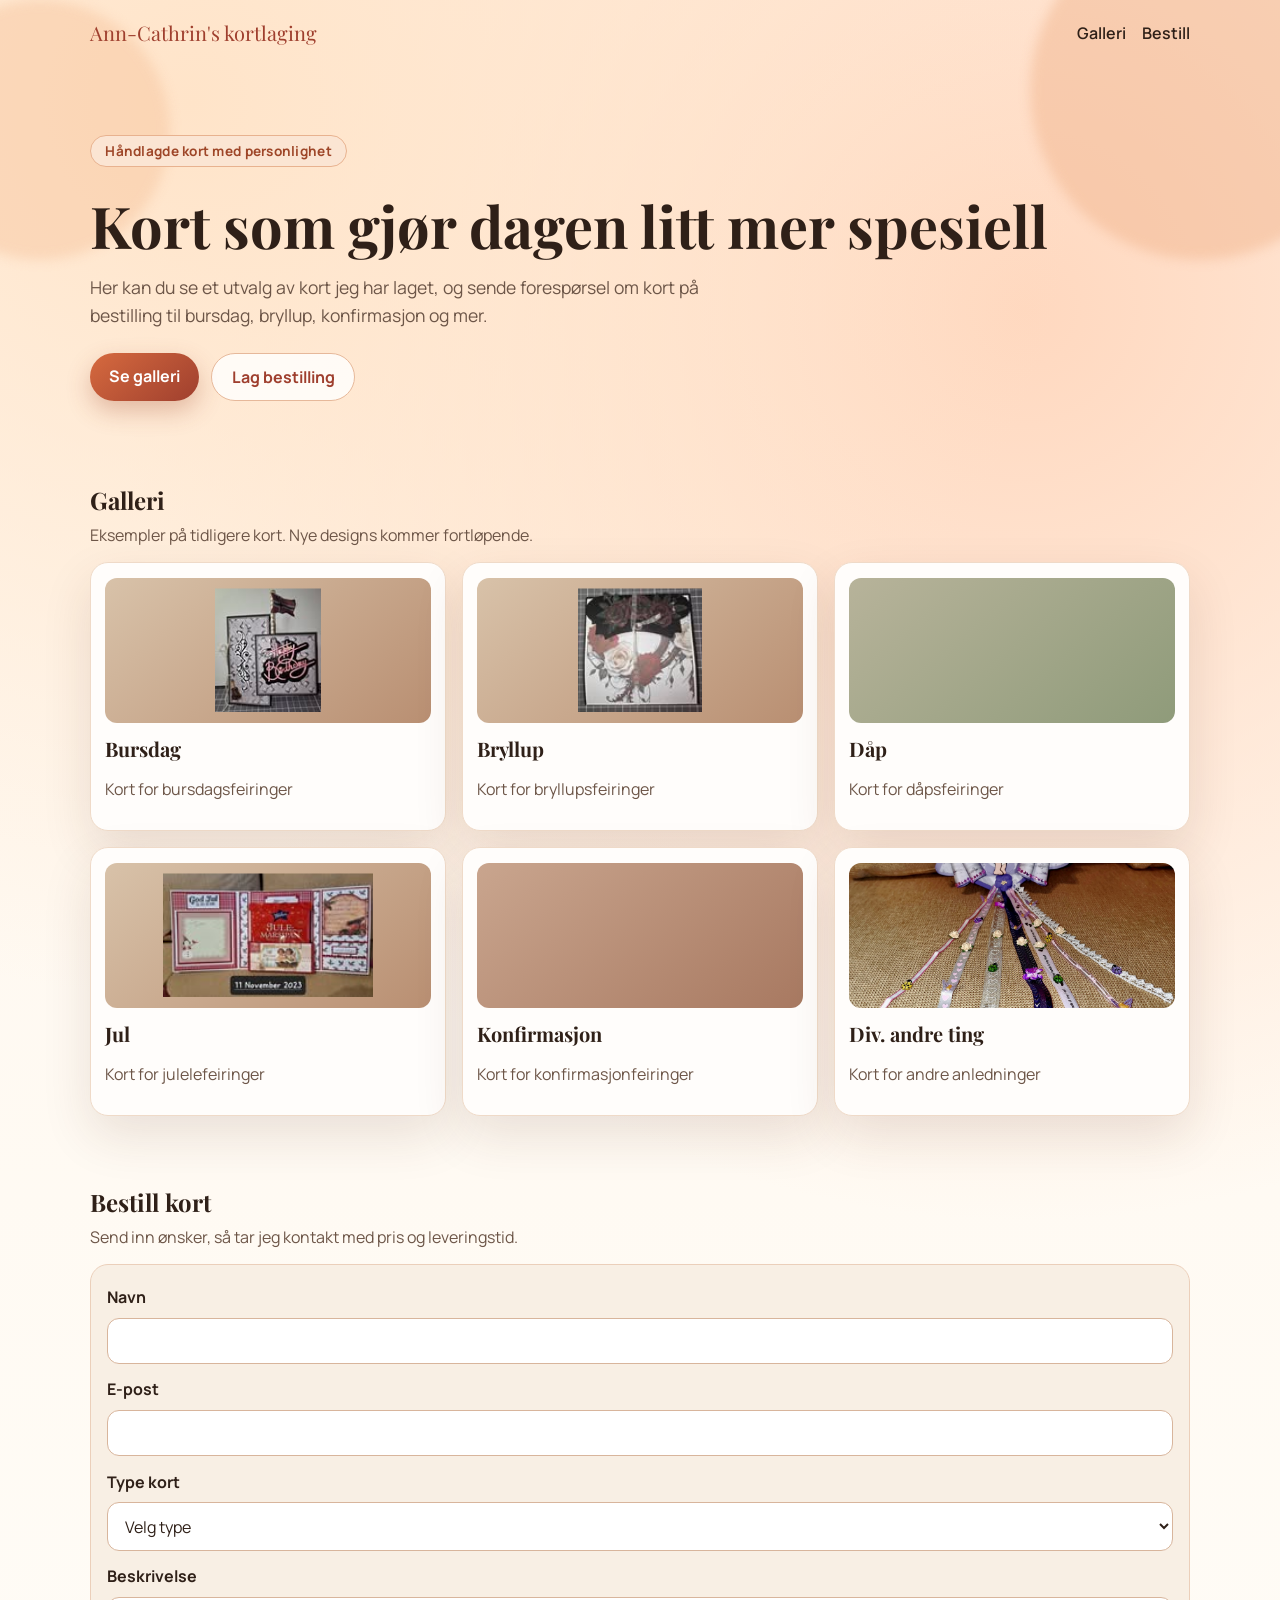
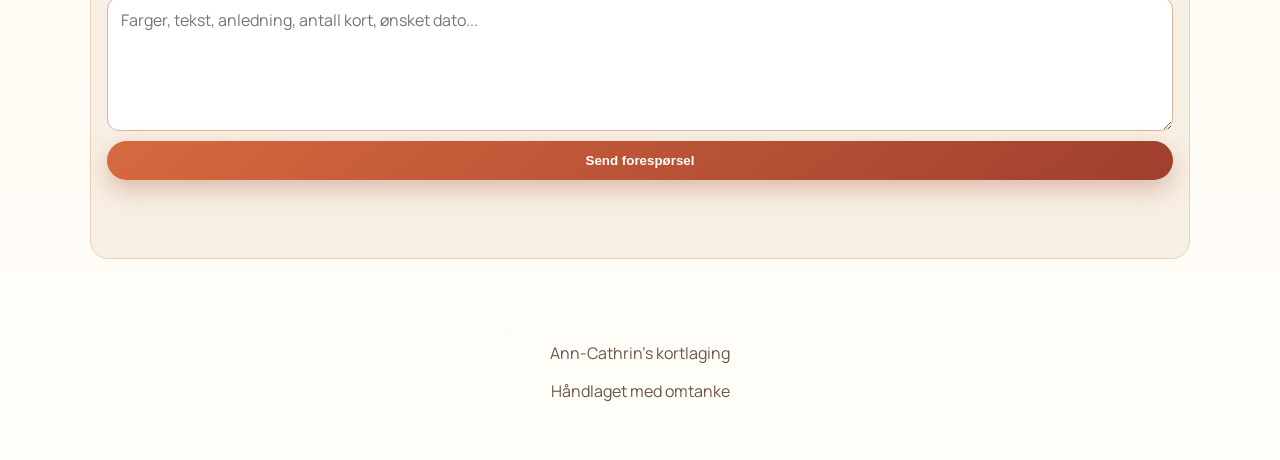
<file: index.html>
<!DOCTYPE html>
<html lang="no">
<head>
  <meta charset="UTF-8" />
  <meta name="viewport" content="width=device-width, initial-scale=1.0" />
  <title>Ann-Cathrin's kortlaging</title>
  <meta name="description" content="Håndlagde kort, Design, inspirasjon og kreative prosjekter. Se galleri og send bestilling." />
  <link rel="preconnect" href="https://fonts.googleapis.com" />
  <link rel="preconnect" href="https://fonts.gstatic.com" crossorigin />
  <link href="https://fonts.googleapis.com/css2?family=Manrope:wght@400;500;700;800&family=Playfair+Display:wght@600;700&display=swap" rel="stylesheet" />
  <link rel="stylesheet" href="styles.css" />
</head>
<body>
  <div class="bg-shape bg-shape-1" aria-hidden="true"></div>
  <div class="bg-shape bg-shape-2" aria-hidden="true"></div>
  <header class="hero" id="hjem">
    <nav class="top-nav container">
      <a class="brand" href="#hjem">Ann-Cathrin's kortlaging</a>
      <div class="nav-links">
        <a class="gallery-link" href="#galleri">Galleri</a>
        <a href="#bestilling">Bestill</a>
      </div>
    </nav>

    <section class="hero-content container">
      <p class="badge">Håndlagde kort med personlighet</p>
      <h1>Kort som gjør dagen litt mer spesiell</h1>
      <p class="lead">Her kan du se et utvalg av kort jeg har laget, og sende forespørsel om kort på bestilling til bursdag, bryllup, konfirmasjon og mer.</p>
      <div class="hero-actions">
        <a class="button primary gallery-link" href="#galleri">Se galleri</a>
        <a class="button ghost" href="#bestilling">Lag bestilling</a>
      </div>
    </section>
  </header>

  <main>
    <section id="galleri" class="container section">
      <div class="section-header">
        <h2>Galleri</h2>
        <p>Eksempler på tidligere kort. Nye designs kommer fortløpende.</p>
      </div>

      <div class="card-grid" id="cardGrid">
        <a class="card-link" href="#galleri" data-filter="bursdag" data-main="true">
          <article class="kortkort" data-kategori="bursdag">
            <img class="kortbilde kortbilde--liten" src="imgs/sma-bilder/Bursdag_ung_dame-Liten.jpg" data-large="imgs/store-bilder/Burdag_ung_dame.jpg" alt="Bursdagskort" />
            <h3>Bursdag</h3>
            <p>Kort for bursdagsfeiringer</p>
          </article>
        </a>

        <a class="card-link" href="#galleri" data-filter="bryllup" data-main="true">
          <article class="kortkort" data-kategori="bryllup">
            <img class="kortbilde kortbilde--liten" src="imgs/sma-bilder/Brylup_blomst_liten.jpg" data-large="imgs/store-bilder/Bryllup_blomster.jpg" alt="Bryllupskort" />
            <h3>Bryllup</h3>
            <p>Kort for bryllupsfeiringer</p>
          </article>
        </a>

        <a class="card-link" href="#galleri" data-filter="bryllup" data-main="false">
          <article class="kortkort" data-kategori="bryllup">
            <img class="kortbilde kortbilde--liten" src="imgs/sma-bilder/Bryllup_Ekteskap_liten.jpg" data-large="imgs/store-bilder/Bryllup_Ekteskap.jpg" alt="Bryllupskort" />
            <h3>Bryllup</h3>
            <p>Kort for bryllupsfeiringer</p>
          </article>
        </a>

        <a class="card-link" href="#galleri" data-filter="bryllup" data-main="false">
          <article class="kortkort" data-kategori="bryllup">
            <img class="kortbilde kortbilde--liten" src="imgs/sma-bilder/Bryllup_brudepar_liten.jpg" data-large="imgs/store-bilder/Bryllup_brudepar.jpg" alt="Bryllupskort" />
            <h3>Bryllup</h3>
            <p>Kort for bryllupsfeiringer</p>
          </article>
        </a>

        <a class="card-link" href="#galleri" data-filter="dåp" data-main="true" data-main="true">
          <article class="kortkort" data-kategori="dåp">
            <div class="kortbilde farge-3"></div>
            <h3>Dåp</h3>
            <p>Kort for dåpsfeiringer</p>
          </article>
        </a>

        <a class="card-link" href="#galleri" data-filter="jul" data-main="true" data-main="true">
          <article class="kortkort" data-kategori="jul">
            <img class="kortbilde kortbilde--liten" src="imgs/sma-bilder/Jul_liten.jpg" data-large="imgs/store-bilder/jul.png" alt="Julekort" />
            <h3>Jul</h3>
            <p>Kort for julelefeiringer</p>
          </article>
        </a>

        <a class="card-link" href="#galleri" data-filter="konfirmasjon" data-main="true" data-main="true">
          <article class="kortkort" data-kategori="konfirmasjon">
            <div class="kortbilde farge-5"></div>
            <h3>Konfirmasjon</h3>
            <p>Kort for konfirmasjonfeiringer</p>
          </article>
        </a>





        <a class="card-link" href="#galleri" data-filter="div" data-main="true">
          <article class="kortkort" data-kategori="div">
            <img class="kortbilde" src="imgs/store-bilder/Sløyfekort.jpg" alt="Kort for diverse anledninger" />
            <h3>Div. andre ting</h3>
            <p>Kort for andre anledninger</p>
          </article>
        </a>
      </div>

      <section class="kortdetalj" id="kortdetalj" aria-live="polite" hidden>
        <button class="back-button" type="button" id="tilbakeTilGalleri">Tilbake til galleriet</button>
        <div class="kortdetalj-innhold" id="kortdetaljInnhold"></div>
      </section>
    </section>

    <section id="bestilling" class="container section">
      <div class="section-header">
        <h2>Bestill kort</h2>
        <p>Send inn ønsker, så tar jeg kontakt med pris og leveringstid.</p>
      </div>

      <form id="bestillingsSkjema" class="order-form" action="https://formsubmit.co/ann-c-la@online.no" method="POST" novalidate>
        <input type="hidden" name="_captcha" value="false" />
        <input type="hidden" name="_next" value="https://ottohag.github.io/ann-cathrins-kortlaging/#bestilling" />
        <label for="navn">Navn</label>
        <input id="navn" name="navn" type="text" required />

        <label for="epost">E-post</label>
        <input id="epost" name="epost" type="email" required />

        <label for="kategori">Type kort</label>
        <select id="kategori" name="kategori" required>
          <option value="">Velg type</option>
          <option value="Bursdag">Bursdag</option>
          <option value="Bryllup">Bryllup</option>
          <option value="Konfirmasjon">Konfirmasjon</option>
          <option value="Jul">Jul</option>
          <option value="Dåp">Dåp</option>
          <option value="Div. andre ting">Div. andre ting</option>
        </select>

        <label for="beskrivelse">Beskrivelse</label>
        <textarea id="beskrivelse" name="beskrivelse" rows="5" placeholder="Farger, tekst, anledning, antall kort, ønsket dato..." required></textarea>

        <button class="button primary" type="submit">Send forespørsel</button>
        <p class="form-status" id="formStatus" aria-live="polite"></p>
      </form>
    </section>
  </main>

  <footer class="footer">
    <p>Ann-Cathrin's kortlaging</p>
    <p>Håndlaget med omtanke</p>
  </footer>

  <script src="script.js"></script>
</body>
</html>
</file>
<file: styles.css>
:root {
  --bg: #fff7ee;
  --surface: #fffdfb;
  --surface-2: #f8efe4;
  --ink: #2f2018;
  --muted: #6d5648;
  --accent: #d66a3f;
  --accent-2: #9f3f2e;
  --ring: #e6a57e;
  --earth-sand: #d8c2a9;
  --earth-clay: #b98f72;
  --radius: 18px;
  --shadow: 0 20px 50px rgba(80, 42, 22, 0.12);
}

* {
  box-sizing: border-box;
}

html,
body {
  margin: 0;
  padding: 0;
}

body {
  font-family: "Manrope", sans-serif;
  color: var(--ink);
  background: radial-gradient(circle at 15% 5%, #ffe4c9 0%, transparent 40%),
              radial-gradient(circle at 80% 15%, #ffd8bf 0%, transparent 45%),
              linear-gradient(180deg, #fff6ec 0%, #fffdf8 100%);
  overflow-x: hidden;
}

.container {
  width: min(1100px, 92%);
  margin: 0 auto;
}

.bg-shape {
  position: fixed;
  z-index: -1;
  border-radius: 999px;
  filter: blur(6px);
  opacity: 0.45;
}

.bg-shape-1 {
  --earth-sand: #d8c2a9;
  --earth-clay: #b98f72;
  --earth-olive: #a6a27d;
  --earth-rose: #c39a87;
  width: 340px;
  height: 340px;
  top: -80px;
  right: -90px;
  background: #f0b289;
}

.bg-shape-2 {
  width: 260px;
  height: 260px;
  background: linear-gradient(140deg, var(--earth-sand), var(--earth-clay));
  object-fit: contain;
  padding: 0.65rem;
  left: -90px;
  background: #f6c39c;
}

.top-nav {
  display: flex;
  justify-content: space-between;
  align-items: center;
  padding: 1.2rem 0;
}

.brand {
  font-family: "Playfair Display", serif;
  font-size: 1.25rem;
  color: var(--accent-2);
  text-decoration: none;
}

.nav-links {
  display: flex;
  gap: 1rem;
}

.nav-links a {
  text-decoration: none;
  color: var(--ink);
  font-weight: 600;
}

.hero {
  position: relative;
}

.hero-content {
  padding: 3.5rem 0 3rem;
  animation: fadeUp 0.8s ease-out both;
}

.badge {
  display: inline-block;
  background: #fbe5d3;
  color: #9e4628;
  border: 1px solid #e8b28f;
  border-radius: 999px;
  padding: 0.38rem 0.9rem;
  font-size: 0.85rem;
  font-weight: 700;
  letter-spacing: 0.02em;
}

h1,
h2,
h3 {
  font-family: "Playfair Display", serif;
  margin: 0;
}

h1 {
  margin-top: 0.8rem;
  font-size: clamp(2rem, 5vw, 3.6rem);
  line-height: 1.1;
}

.lead {
  max-width: 640px;
  color: var(--muted);
  font-size: 1.1rem;
  line-height: 1.6;
  margin-top: 1rem;
}

.hero-actions {
  display: flex;
  gap: 0.75rem;
  margin-top: 1.5rem;
}

.button {
  appearance: none;
  border: 0;
  border-radius: 999px;
  padding: 0.75rem 1.2rem;
  font-weight: 700;
  text-decoration: none;
  cursor: pointer;
  transition: transform 0.2s ease, box-shadow 0.2s ease;
}

.button:hover {
  transform: translateY(-2px);
}

.button.primary {
  background: linear-gradient(140deg, var(--accent), var(--accent-2));
  color: #fff;
  box-shadow: 0 10px 24px rgba(158, 70, 40, 0.3);
}

.button.ghost {
  background: rgba(255, 255, 255, 0.8);
  color: var(--accent-2);
  border: 1px solid #e6b89a;
}

.section {
  padding: 2.2rem 0;
}

.section-header {
  margin-bottom: 1rem;
}

.section-header p {
  color: var(--muted);
  margin-top: 0.5rem;
}

.filters {
  display: flex;
  flex-wrap: wrap;
  gap: 0.55rem;
  margin: 1rem 0 1.2rem;
}

.filter-btn {
  border: 1px solid #e2b695;
  background: var(--surface);
  color: #754c37;
  border-radius: 999px;
  padding: 0.5rem 0.95rem;
  font-weight: 700;
  cursor: pointer;
}

.filter-btn.active {
  background: #ffe1ca;
  border-color: #d9875e;
}

.card-grid {
  display: grid;
  grid-template-columns: repeat(3, minmax(0, 1fr));
  gap: 1rem;
}

.card-link {
  color: inherit;
  text-decoration: none;
}

.card-link:focus-visible,
.back-button:focus-visible {
  outline: 3px solid var(--ring);
  outline-offset: 4px;
}

.kortdetalj {
  margin-top: 1.5rem;
  padding: 1.2rem;
  background: var(--surface);
  border: 1px solid #efdac8;
  border-radius: var(--radius);
  box-shadow: var(--shadow);
}

.back-button {
  border: 1px solid #d8b59c;
  border-radius: 999px;
  padding: 0.55rem 0.9rem;
  background: #fff;
  color: var(--accent-2);
  font: inherit;
  font-weight: 700;
  cursor: pointer;
}

.kortdetalj-innhold {
  display: grid;
  grid-template-columns: minmax(0, 1.3fr) minmax(220px, 0.7fr);
  gap: 1.5rem;
  align-items: center;
  margin-top: 1.2rem;
}

.detaljbilde {
  width: 100%;
  min-height: 320px;
  max-height: 620px;
  object-fit: contain;
  border-radius: 12px;
}

.detaljtekst h3 {
  font-size: clamp(1.6rem, 4vw, 2.4rem);
}

.detaljtekst p:last-child {
  color: var(--muted);
  line-height: 1.6;
}

.kortkort {
  background: var(--surface);
  border: 1px solid #efdac8;
  border-radius: var(--radius);
  padding: 0.9rem;
  box-shadow: var(--shadow);
  opacity: 0;
  transform: translateY(16px);
  animation: cardIn 0.6s ease forwards;
}

.kortkort:nth-child(2) { animation-delay: 0.06s; }
.kortkort:nth-child(3) { animation-delay: 0.12s; }
.kortkort:nth-child(4) { animation-delay: 0.18s; }
.kortkort:nth-child(5) { animation-delay: 0.24s; }
.kortkort:nth-child(6) { animation-delay: 0.3s; }

.kortbilde {
  width: 100%;
  height: 145px;
  object-fit: cover;
  border-radius: 12px;
  margin-bottom: 0.75rem;
  display: block;
}

.kortbilde--liten {
  width: 100%;
  height: 145px;
  max-width: 100%;
  object-fit: contain;
  background: linear-gradient(140deg, var(--earth-sand), var(--earth-clay));
  padding: 0.65rem;
}

.kortdetalj[hidden] {
  display: none;
}

.farge-1 { background: linear-gradient(140deg, #d8c2a9, #b98f72); }
.farge-2 { background: linear-gradient(140deg, #cbb9a4, #a6a27d); }
.farge-3 { background: linear-gradient(140deg, #b7b39a, #8f9b7a); }
.farge-4 { background: linear-gradient(140deg, #d3bd91, #a7895d); }
.farge-5 { background: linear-gradient(140deg, #c9a58e, #a87961); }
.farge-6 { background: linear-gradient(140deg, #c9b0a0, #9e8172); }

.kortkort h3 {
  font-size: 1.25rem;
}

.kortkort p {
  color: var(--muted);
}

.order-form {
  display: grid;
  gap: 0.6rem;
  background: var(--surface-2);
  border: 1px solid #ebcfba;
  border-radius: var(--radius);
  padding: 1rem;
}

.order-form label {
  font-weight: 700;
  margin-top: 0.3rem;
}

.order-form input,
.order-form select,
.order-form textarea {
  border: 1px solid #d8b59c;
  border-radius: 12px;
  padding: 0.7rem 0.8rem;
  font: inherit;
  color: var(--ink);
  background: #fff;
}

.order-form input:focus,
.order-form select:focus,
.order-form textarea:focus {
  outline: 3px solid color-mix(in srgb, var(--ring) 45%, transparent);
  border-color: var(--accent);
}

.form-status {
  min-height: 1.3em;
  color: #874831;
  font-weight: 600;
}

.footer {
  text-align: center;
  color: var(--muted);
  padding: 2rem 1rem 2.6rem;
}

@keyframes fadeUp {
  from {
    opacity: 0;
    transform: translateY(12px);
  }
  to {
    opacity: 1;
    transform: translateY(0);
  }
}

@keyframes cardIn {
  to {
    opacity: 1;
    transform: translateY(0);
  }
}

@media (max-width: 900px) {
  .card-grid {
    grid-template-columns: repeat(2, minmax(0, 1fr));
  }
}

@media (max-width: 640px) {
  .top-nav {
    flex-direction: column;
    gap: 0.8rem;
  }

  .hero-actions {
    flex-direction: column;
    align-items: flex-start;
  }

  .card-grid {
    grid-template-columns: 1fr;
  }
}
</file>
